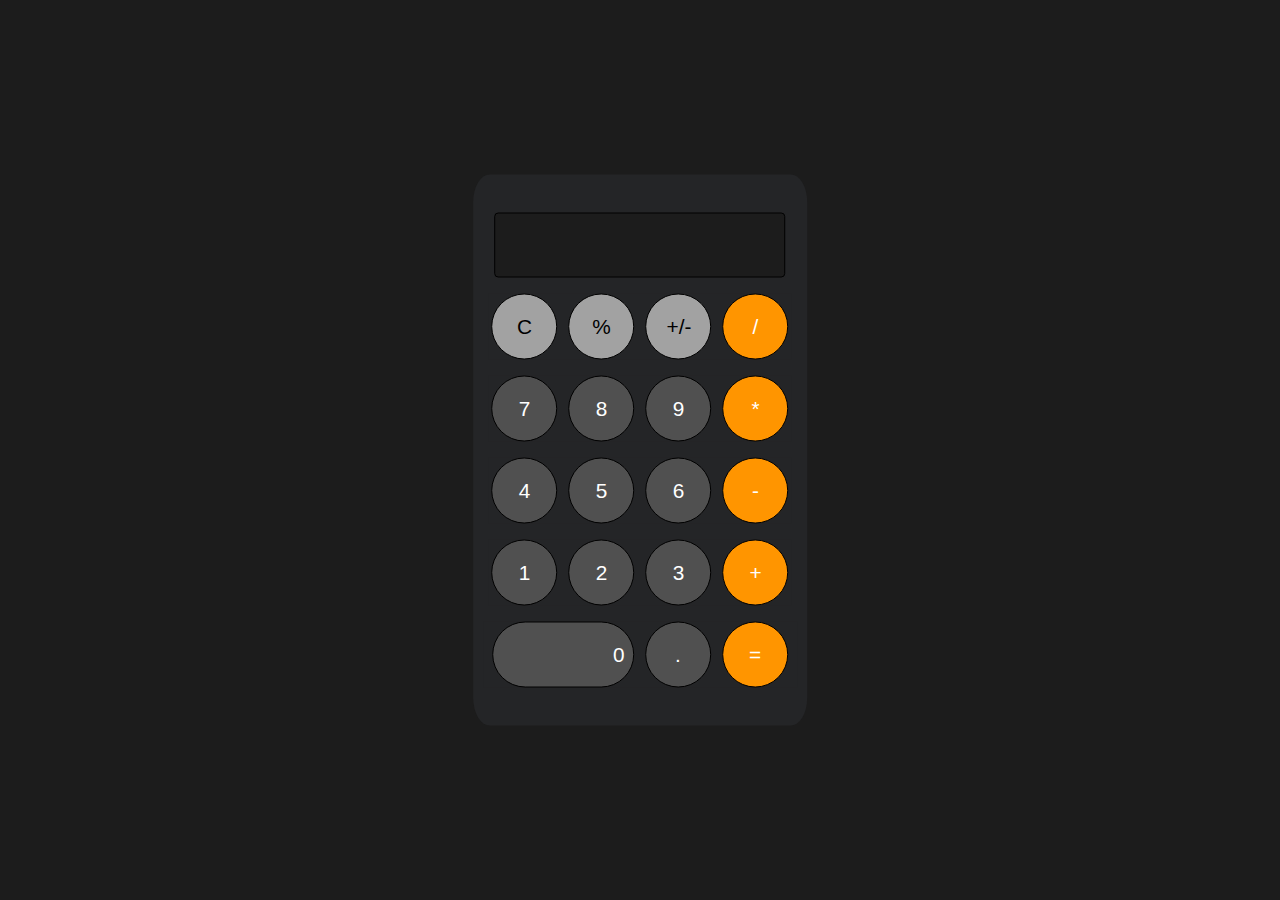
<file: calculator/index.html>
<!DOCTYPE html>
<html>

<head>
    <meta charset="utf-8">
    <meta name="viewport" content="width=device-width">
    <title>Calculator</title>
    <link href="style.css" rel="stylesheet" type="text/css" />
</head>

<body>
    <div class="container">
        <div class="row">
            <input class="input" type="text" />
        </div>
        <div class="row">
            <button class="button" id="function">C</button>
            <button class="button" id="function">%</button>
            <button class="button" id="function">+/-</button>
            <button class="button" id="operator">/</button>
        </div>
        <div class="row">
            <button class="button" id="digit">7</button>
            <button class="button" id="digit">8</button>
            <button class="button" id="digit">9</button>
            <button class="button" id="operator">*</button>
        </div>
        <div class="row">
            <button class="button" id="digit">4</button>
            <button class="button" id="digit">5</button>
            <button class="button" id="digit">6</button>
            <button class="button" id="operator">-</button>
        </div>
        <div class="row">
            <button class="button" id="digit">1</button>
            <button class="button" id="digit">2</button>
            <button class="button" id="digit">3</button>
            <button class="button" id="operator">+</button>
        </div>
        <div class="row">
            <button class="button" id="digit">0</button>
            <button class="button" id="digit">.</button>
            <button class="button" id="operator">=</button>
        </div>
    </div>
    <script src="script.js"></script>
</body>

</html>
</file>
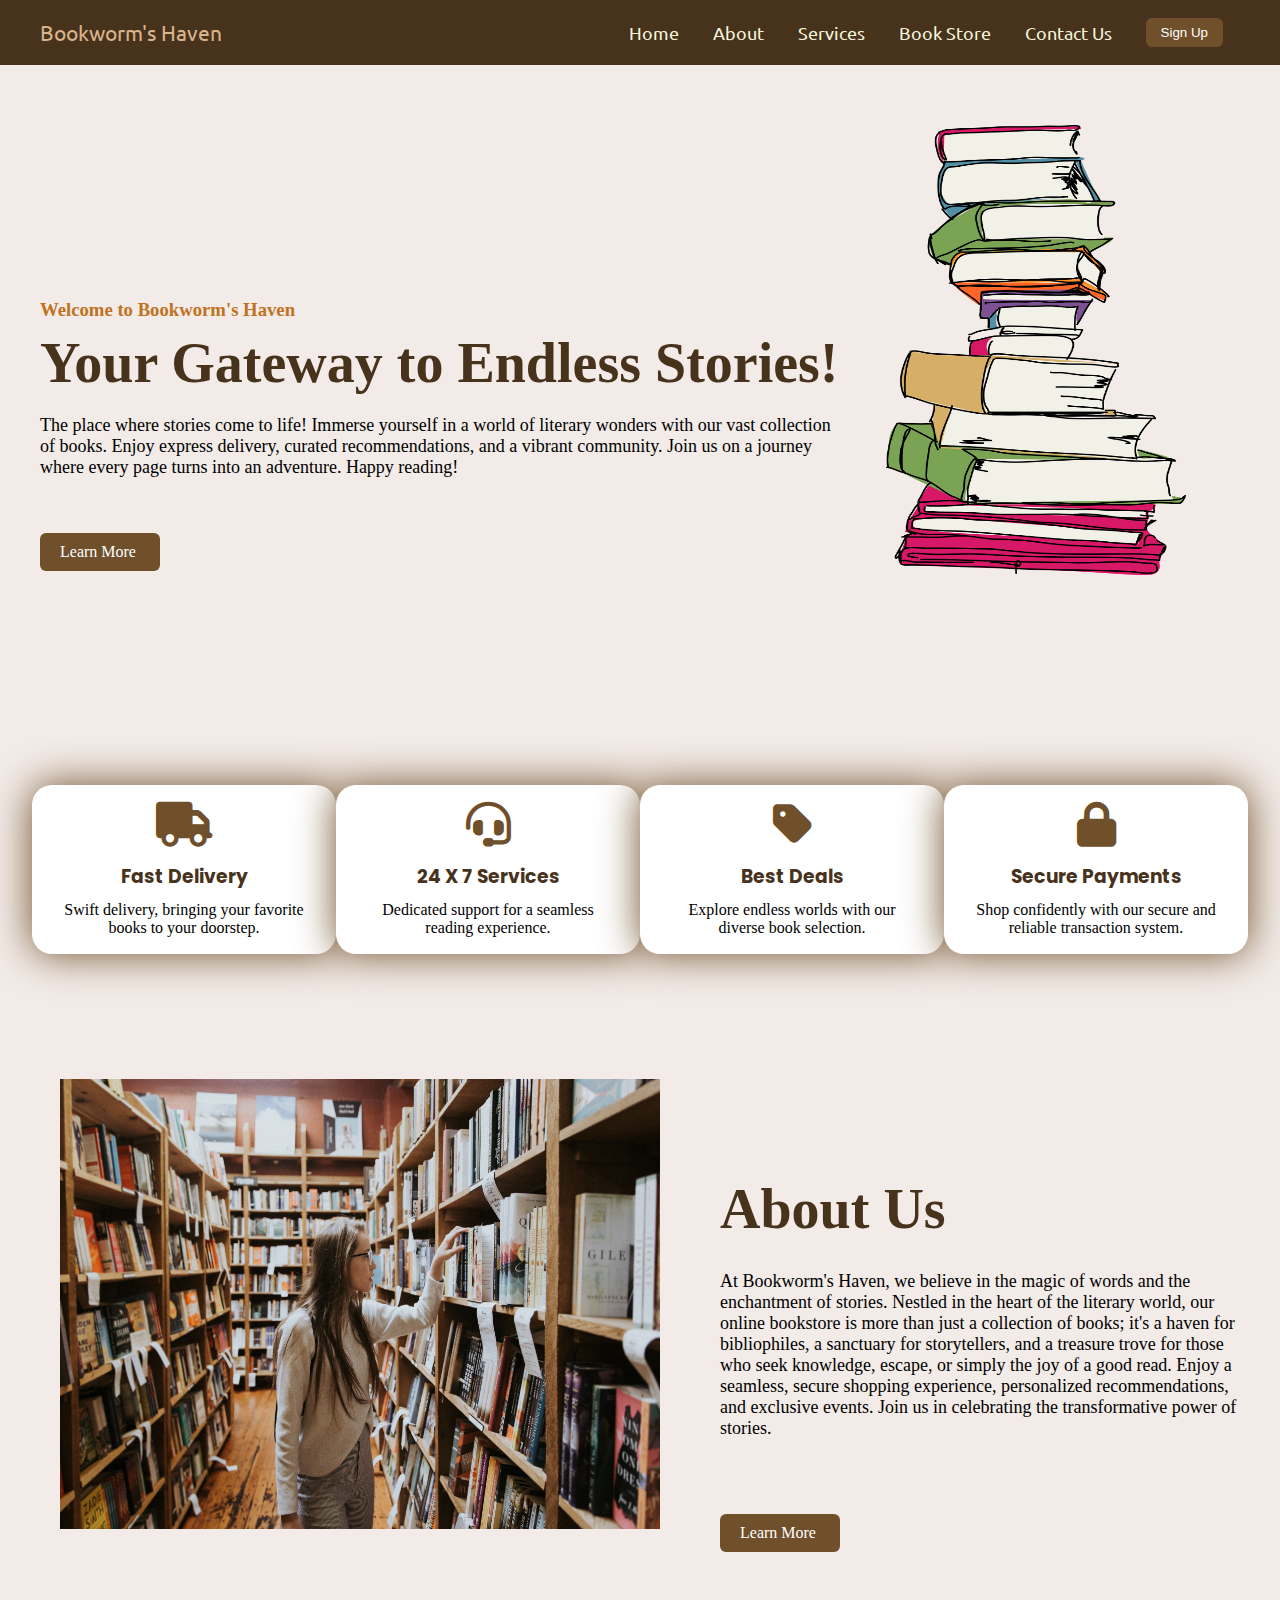
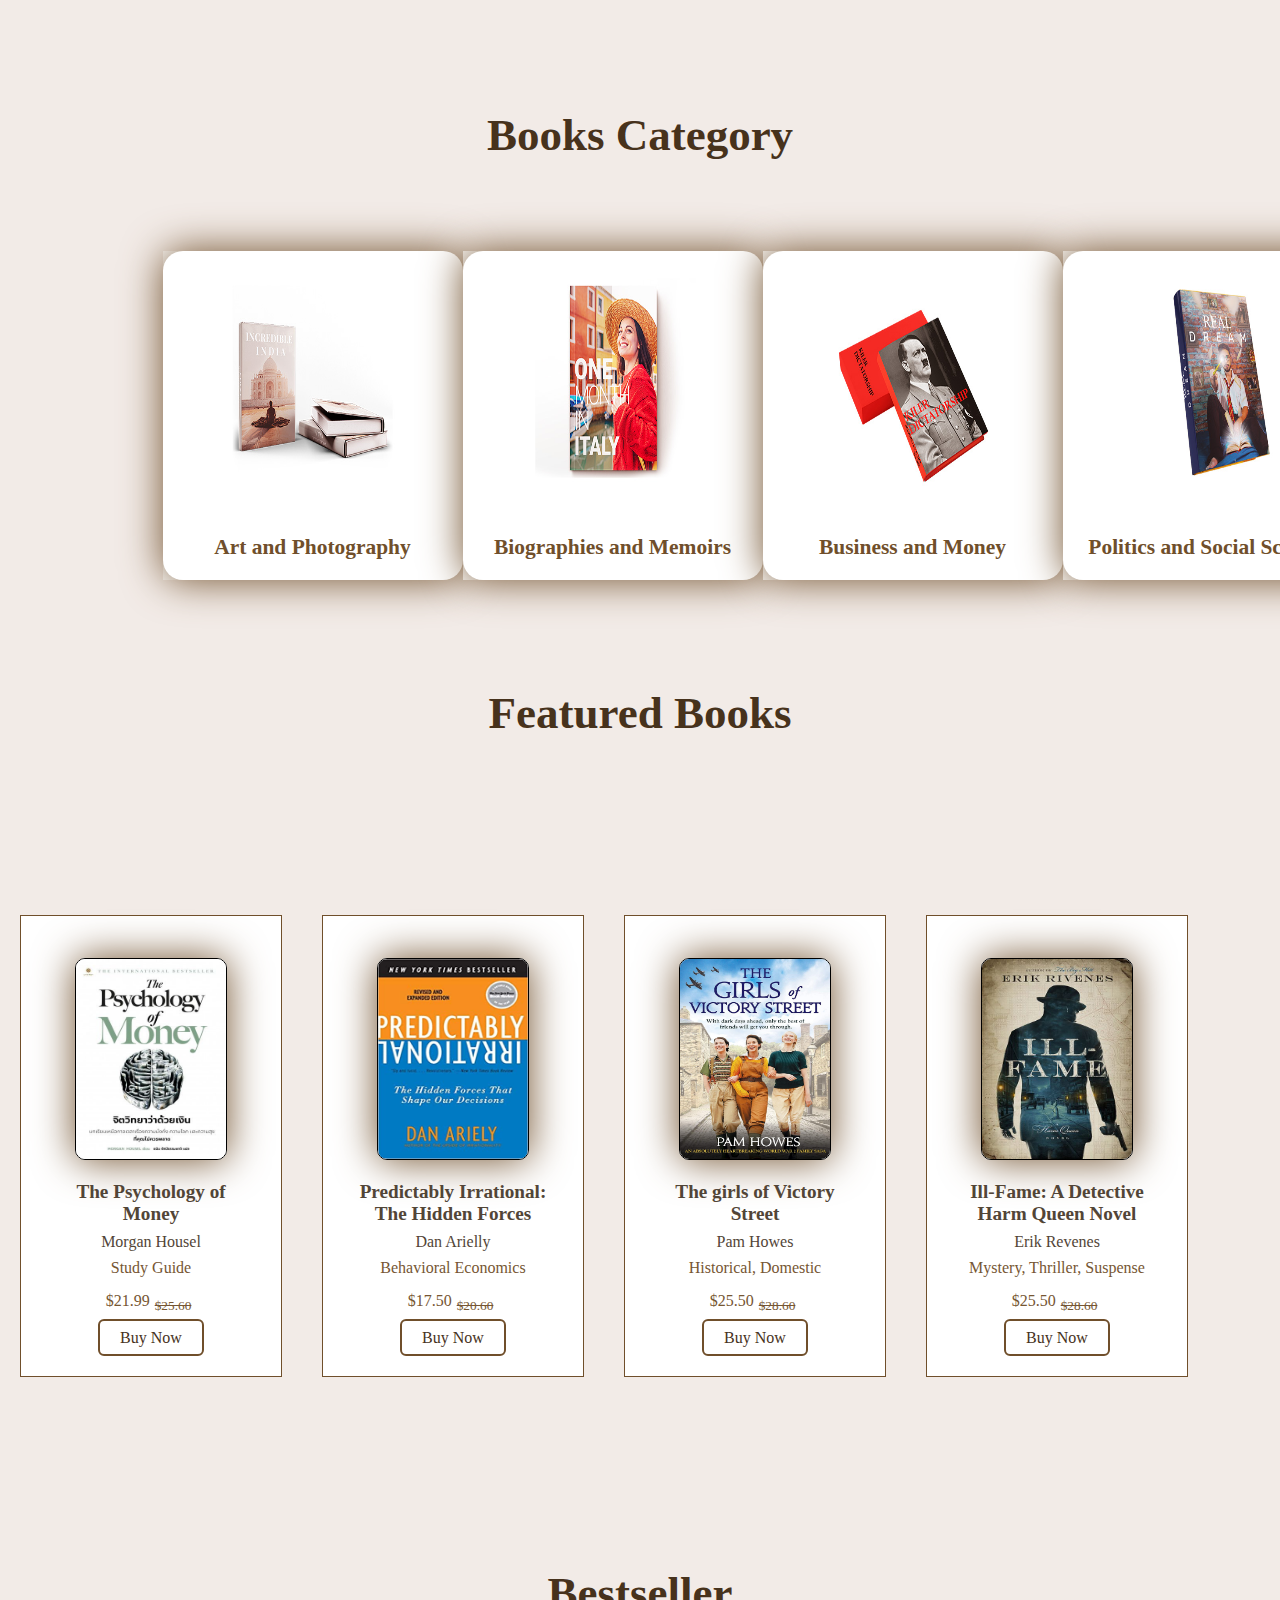
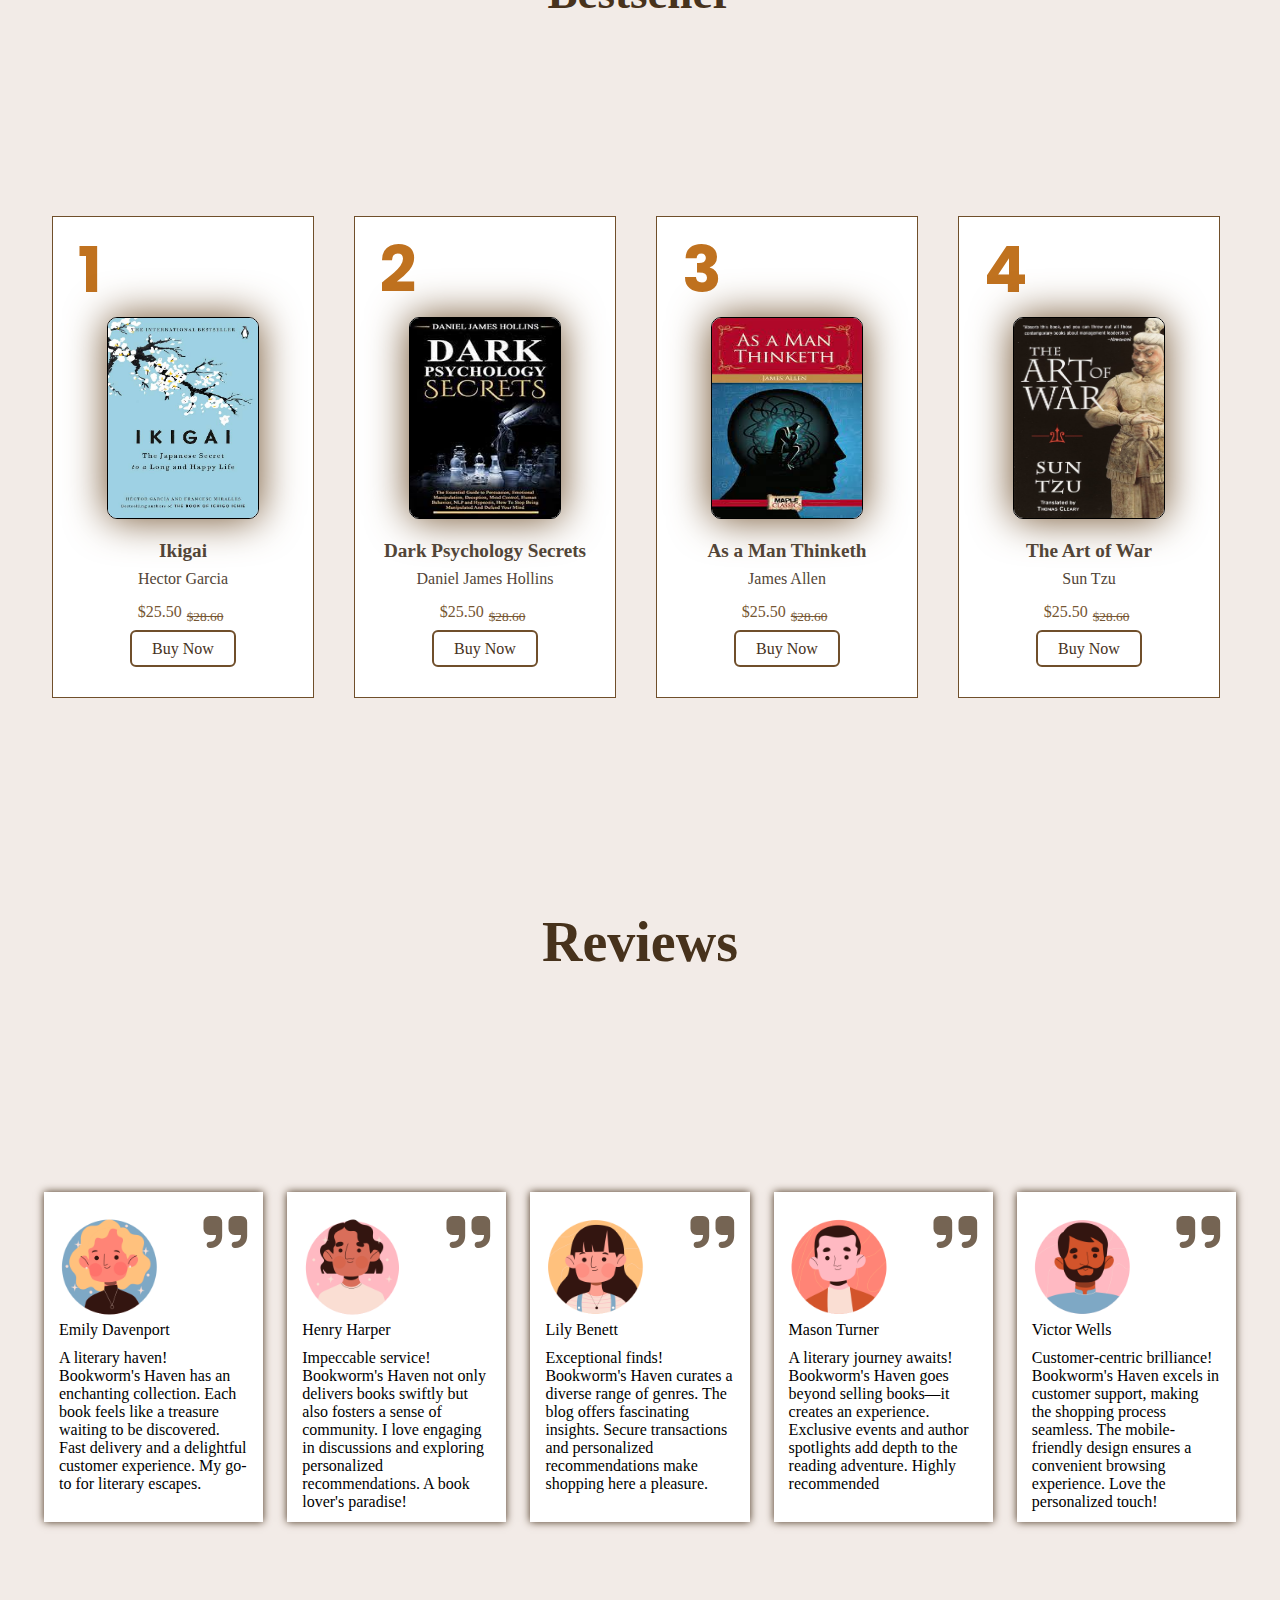
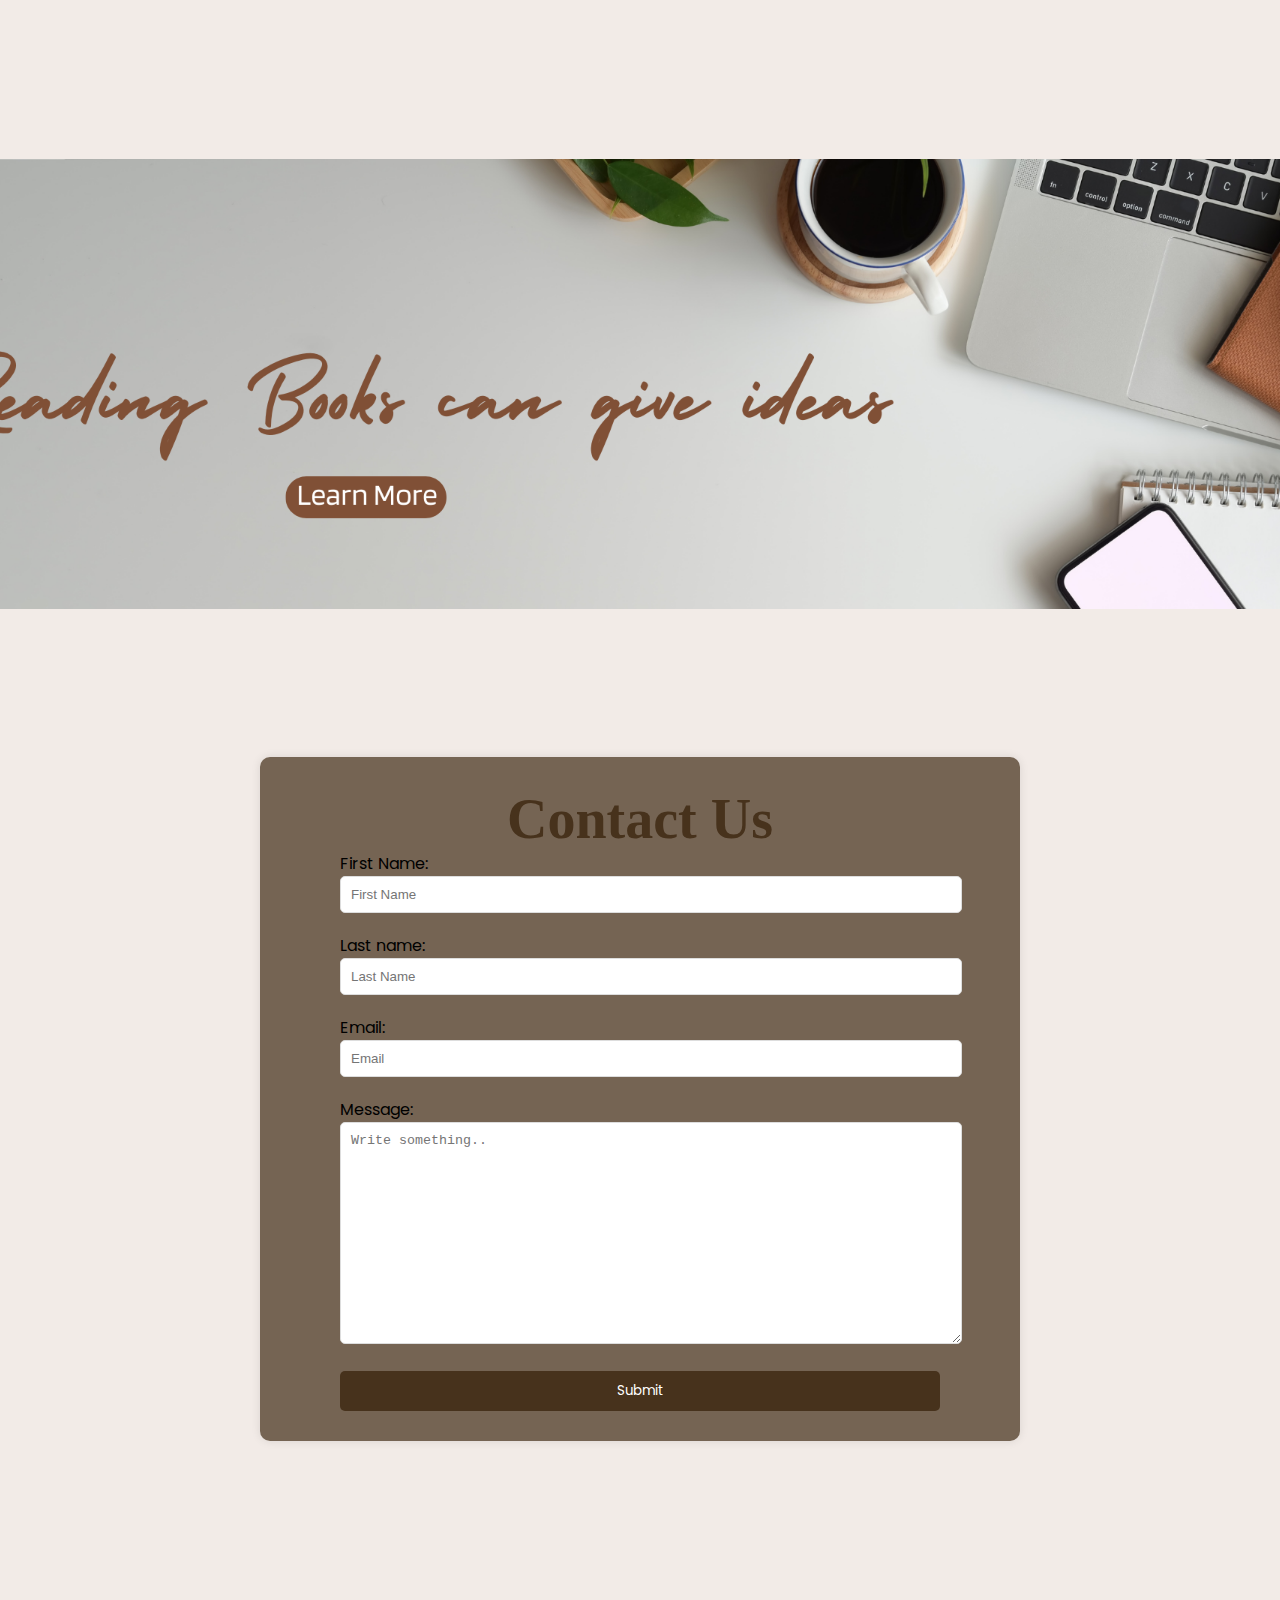
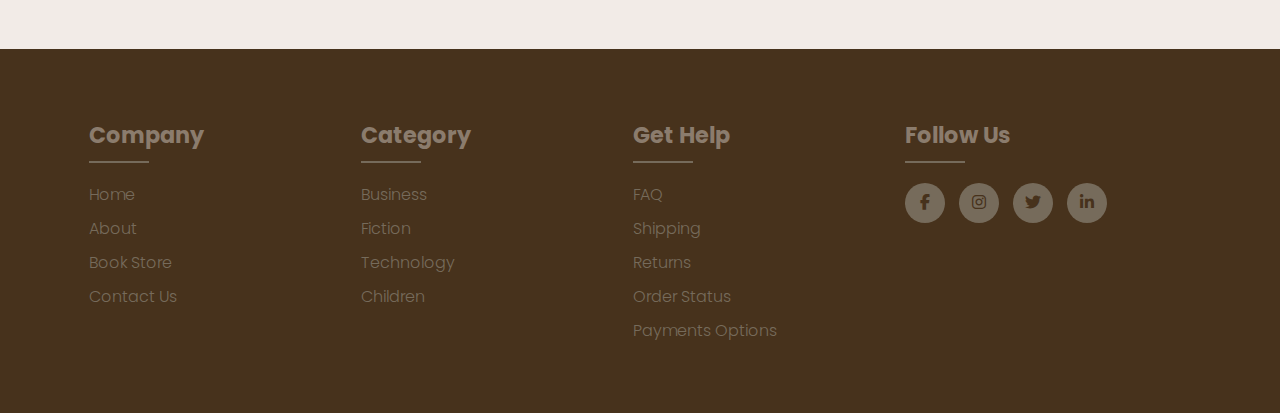
<file: landing page/index.html>
<!DOCTYPE html>
<html lang="en">

<head>
    <meta charset="UTF-8">
    <meta name="viewport" content="width=device-width, initial-scale=1.0">
    <link rel="stylesheet" href="style.css">
    <link rel="stylesheet" href="util.css">
    <link rel="stylesheet" href="https://cdnjs.cloudflare.com/ajax/libs/font-awesome/6.4.2/css/all.min.css">
    <title>Bookworm's Haven</title>
</head>

<body>
    <div class="container mx-auto">

        <!-- Navbar -->

        <header>
            <nav class="navbar-color flex justify-between">
                <div class="logo flex items-center">Bookworm's Haven</div>
                <ul class="navbar flex items-center">
                    <li><a href="#Home">Home</a></li>
                    <li><a href="#about-us">About</a></li>
                    <li><a href="#services">Services</a></li>
                    <li><a href="#book-store">Book Store</a></li>
                    <li><a href="#contact-us">Contact Us</a></li>
                    <li><button class="btn">Sign Up</button></li>
                </ul>

            </nav>
        </header>

        <main class="min-h-screen">

            <!-- Home -->

            <section class="home-page" id="Home">
                <div class="flex">
                    <div class="topleft flex flex-col justify-center p-padding">
                        <h3 class="p-color">Welcome to Bookworm's Haven</h3>
                        <h2 class="p-margin px-color p-fontsize">Your Gateway to Endless Stories!</h2>
                        <p class="px-font">The place where stories come to life! Immerse yourself in a world of
                            literary wonders with our vast collection of books. Enjoy express delivery, curated
                            recommendations, and a vibrant community. Join us on a journey where every page turns into
                            an adventure. Happy reading!</p>
                        <a class="main-btn">Learn More</a>
                    </div>
                    <div class="topright">
                        <img src="images/books.png" alt="Book image">
                    </div>
                </div>
            </section>

            <!-- Services -->

            <section class="services" id="services">
                <div class="services-box">
                    <div class="services-card">
                        <i class="fa-solid fa-truck"></i>
                        <h3>Fast Delivery</h3>
                        <p>Swift delivery, bringing your favorite books to your doorstep.</p>
                    </div>
                    <div class="services-card">
                        <i class="fa-solid fa-headset"></i>
                        <h3>24 X 7 Services</h3>
                        <p>Dedicated support for a seamless reading experience.</p>
                    </div>
                    <div class="services-card">
                        <i class="fa-solid fa-tag"></i>
                        <h3>Best Deals</h3>
                        <p>Explore endless worlds with our diverse book selection.</p>
                    </div>
                    <div class="services-card">
                        <i class="fa-solid fa-lock"></i>
                        <h3>Secure Payments</h3>
                        <p>Shop confidently with our secure and reliable transaction system.</p>
                    </div>
                </div>
            </section>

            <!-- About -->

            <section class="about" id="about-us">
                <div class="flex">
                    <div class="bottom-left">
                        <img src="images/about.jpg" alt="Book image">
                    </div>
                    <div class="bottom-right flex flex-col justify-center a-padding">
                        <h3 class="p-margin px-color p-fontsize">About Us</h3>
                        <p class="a-margin px-font">
                            At Bookworm's Haven, we believe in the magic of words and the enchantment of
                            stories. Nestled in the heart of the literary world, our online bookstore is more than just
                            a collection of books; it's a haven for bibliophiles, a sanctuary for storytellers, and a
                            treasure trove for those who seek knowledge, escape, or simply the joy of a good read.
                            Enjoy a seamless, secure shopping experience, personalized
                            recommendations, and exclusive events. Join us in celebrating the transformative power of
                            stories.
                        </p>
                        <a class="main-btn">Learn More</a>
                    </div>
                </div>
            </section>

            <!-- Category -->

            <section>
                <div class="category">
                    <h3 class="px-color p-fontsize">Books Category</h3>
                    <div class="items">
                        <div class="category-card ">
                            <div class="category-card-img">
                                <img src="images/category1.jpg" alt="Book image">
                                <div class="category-content">
                                    <h6>Art and Photography</h6>
                                </div>
                            </div>
                        </div>
                        <div class="category-card">
                            <div class="category-card-img">
                                <img src="images/category2.jpg" alt="Book image">
                                <div class="category-content">
                                    <h6>Biographies and Memoirs</h6>
                                </div>
                            </div>
                        </div>
                        <div class="category-card">
                            <div class="category-card-img">
                                <img src="images/category3.jpg" alt="Book image">
                                <div class="category-content">
                                    <h6>Business and Money</h6>
                                </div>
                            </div>
                        </div>
                        <div class="category-card">
                            <div class="category-card-img">
                                <img src="images/category4.jpg" alt="Book image">
                                <div class="category-content">
                                    <h6>Politics and Social Sciences</h6>
                                </div>
                            </div>
                        </div>
                    </div>
                </div>
            </section>

            <!-- Featured Book -->

            <section id="book-store">
                <div class="featured-books">
                    <h3 class="px-color p-fontsize">Featured Books</h3>
                    <div class="featured-box">
                        <div class="featured-book-card">
                            <div class="featured-book-img">
                                <img src="images/book1.jpg" alt="Book image">
                                <div class="featured-content">
                                    <h6>The Psychology of Money</h6>
                                    <p class="writer">Morgan Housel</p>
                                    <div class="categories">Study Guide</div>
                                    <p class="book-price">$21.99<sub><del>$25.60</del></sub></p>
                                    <a class="button">Buy Now</a>
                                </div>
                            </div>
                        </div>
                        <div class="featured-book-card">
                            <div class="featured-book-img">
                                <img src="images/book2.jpg" alt="Book image">
                                <div class="featured-content">
                                    <h6>Predictably Irrational: The Hidden Forces</h6>
                                    <p class="writer">Dan Arielly</p>
                                    <div class="categories">Behavioral Economics</div>
                                    <p class="book-price">$17.50<sub><del>$20.60</del></sub></p>
                                    <a class="button">Buy Now</a>
                                </div>
                            </div>
                        </div>
                        <div class="featured-book-card">
                            <div class="featured-book-img">
                                <img src="images/book3.jpg" alt="Book image">
                                <div class="featured-content">
                                    <h6>The girls of Victory Street</h6>
                                    <p class="writer">Pam Howes</p>
                                    <div class="categories">Historical, Domestic</div>
                                    <p class="book-price">$25.50<sub><del>$28.60</del></sub></p>
                                    <a class="button">Buy Now</a>
                                </div>
                            </div>
                        </div>
                        <div class="featured-book-card">
                            <div class="featured-book-img">
                                <img src="images/book4.jpg" alt="Book image">
                                <div class="featured-content">
                                    <h6>Ill-Fame: A Detective Harm Queen Novel</h6>
                                    <p class="writer">Erik Revenes</p>
                                    <div class="categories">Mystery, Thriller, Suspense</div>
                                    <p class="book-price">$25.50<sub><del>$28.60</del></sub></p>
                                    <a class="button">Buy Now</a>
                                </div>
                            </div>
                        </div>
                        <div class="featured-book-card">
                            <div class="featured-book-img">
                                <img src="images/book5.jpg" alt="Book image">
                                <div class="featured-content">
                                    <h6>The Curious Locket</h6>
                                    <p class="writer">Leanore Traugot</p>
                                    <div class="categories">Gothic, Horror</div>
                                    <p class="book-price">$25.50<sub><del>$28.60</del></sub></p>
                                    <a class="button">Buy Now</a>
                                </div>
                            </div>
                        </div>
                        <div class="featured-book-card">
                            <div class="featured-book-img">
                                <img src="images/book6.jpeg" alt="Book image">
                                <div class="featured-content">
                                    <h6>Behind Hidden Doors</h6>
                                    <p class="writer">Gareth Bowery</p>
                                    <div class="categories">Thriller, Horror, Romance</div>
                                    <p class="book-price">$25.50<sub><del>$28.60</del></sub></p>
                                    <a class="button">Buy Now</a>
                                </div>
                            </div>
                        </div>
                    </div>
                </div>
            </section>

            <!-- Bestseller -->

            <section>
                <div class="bestseller">
                    <h3 class="px-color p-fontsize text-center">Bestseller</h2>
                        <div class="bestseller-box">
                            <div class="bestseller-card">
                                <h2 class="px-fontstyle">1</h2>
                                <div class="bestseller-img">
                                    <img src="images/best1.jpg" alt="Book image">
                                    <div class="bestseller-content">
                                        <h6>Ikigai</h6>
                                        <p class="writer">Hector Garcia</p>
                                        <p class="book-price">$25.50<sub><del>$28.60</del></sub></p>
                                        <a class="b-btn">Buy Now</a>
                                    </div>
                                </div>
                            </div>
                            <div class="bestseller-card">
                                <h1 class="px-fontstyle">2</h2>
                                    <div class="bestseller-img">
                                        <img src="images/best2.jpeg" alt="Book image">
                                        <div class="bestseller-content">
                                            <h6>Dark Psychology Secrets</h6>
                                            <p class="writer">Daniel James Hollins</p>
                                            <p class="book-price">$25.50<sub><del>$28.60</del></sub></p>
                                            <a class="b-btn">Buy Now</a>
                                        </div>
                                    </div>
                            </div>
                            <div class="bestseller-card">
                                <h1 class="px-fontstyle">3</h2>
                                    <div class="bestseller-img">
                                        <img src="images/best3.jpeg" alt="Book image">
                                        <div class="bestseller-content">
                                            <h6>As a Man Thinketh</h6>
                                            <p class="writer">James Allen</p>
                                            <p class="book-price">$25.50<sub><del>$28.60</del></sub></p>
                                            <a class="b-btn">Buy Now</a>
                                        </div>
                                    </div>
                            </div>
                            <div class="bestseller-card">
                                <h1 class="px-fontstyle">4</h2>
                                    <div class="bestseller-img">
                                        <img src="images/best4.jpg" alt="Book image">
                                        <div class="bestseller-content">
                                            <h6>The Art of War</h6>
                                            <p class="writer">Sun Tzu</p>
                                            <p class="book-price">$25.50<sub><del>$28.60</del></sub></p>
                                            <a class="b-btn">Buy Now</a>
                                        </div>
                                    </div>
                            </div>
                            <div class="bestseller-card">
                                <h1 class="px-fontstyle">5</h2>
                                    <div class="bestseller-img">
                                        <img src="images/best5.jpg" alt="Book image">
                                        <div class="bestseller-content">
                                            <h6>Think Like A Monk</h6>
                                            <p class="writer">Jay Shetty</p>
                                            <p class="book-price">$25.50<sub><del>$28.60</del></sub></p>
                                            <a class="b-btn">Buy Now</a>
                                        </div>
                                    </div>
                            </div>
                            <div class="bestseller-card">
                                <h1 class="px-fontstyle">6</h2>
                                    <div class="bestseller-img">
                                        <img src="images/best6.jpg" alt="Book image">
                                        <div class="bestseller-content">
                                            <h6>Atomic Habits</h6>
                                            <p class="writer">James Clear</p>
                                            <p class="book-price">$25.50<sub><del>$28.60</del></sub></p>
                                            <a class="b-btn">Buy Now</a>
                                        </div>
                                    </div>
                            </div>
                            <div class="bestseller-card">
                                <h1 class="px-fontstyle">7</h2>
                                    <div class="bestseller-img">
                                        <img src="images/best7.jpg" alt="Book image">
                                        <div class="bestseller-content">
                                            <h6>Do Epic Shit</h6>
                                            <p class="writer">Ankur Warikoo</p>
                                            <p class="book-price">$25.50<sub><del>$28.60</del></sub></p>
                                            <a class="b-btn">Buy Now</a>
                                        </div>
                                    </div>
                            </div>
                            <div class="bestseller-card">
                                <h1 class="px-fontstyle">8</h2>
                                    <div class="bestseller-img">
                                        <img src="images/best8.jpg" alt="Book image">
                                        <div class="bestseller-content">
                                            <h6>The Subtle Art of Not Giving a F*ck</h6>
                                            <p class="writer">Mark Manson</p>
                                            <p class="book-price">$25.50<sub><del>$28.60</del></sub></p>
                                            <a class="b-btn">Buy Now</a>
                                        </div>
                                    </div>
                            </div>
                            <div class="bestseller-card">
                                <h1 class="px-fontstyle">9</h2>
                                    <div class="bestseller-img">
                                        <img src="images/best9.jpg" alt="Book image">
                                        <div class="bestseller-content">
                                            <h6>The Great Gatsby</h6>
                                            <p class="writer">F. Scott Fitzgerald</p>
                                            <p class="book-price">$25.50<sub><del>$28.60</del></sub></p>
                                            <a class="b-btn">Buy Now</a>
                                        </div>
                                    </div>
                            </div>
                            <div class="bestseller-card">
                                <h1 class="px-fontstyle">10</h2>
                                    <div class="bestseller-img">
                                        <img src="images/best10.jpg" alt="Book image">
                                        <div class="bestseller-content">
                                            <h6>The Girl on the Train</h6>
                                            <p class="writer">Paul Hawkins</p>
                                            <p class="book-price">$25.50<sub><del>$28.60</del></sub></p>
                                            <a class="b-btn">Buy Now</a>
                                        </div>
                                    </div>
                            </div>
                        </div>
                </div>
            </section>

            <!-- Reviews -->

            <section>
                <div class="reviews">
                    <h1 class="px-color p-fontsize text-center ">Reviews</h1>
                    <div class="reviews-box">
                        <div class="reviews-card">
                            <i class="fa-solid fa-quote-right"></i>
                            <div class="top-card">
                                <img src="images/review1.png" alt="Reviews">
                            </div>
                            <div class="bottom-card">
                                <span class="reviewer">Emily Davenport</span>
                                <p class="px-margin">A literary haven! Bookworm's Haven has an enchanting
                                    collection. Each book feels like a treasure waiting to be discovered. Fast delivery
                                    and a delightful customer experience. My go-to for literary escapes.
                                </p>
                            </div>
                        </div>
                        <div class="reviews-card">
                            <i class="fa-solid fa-quote-right"></i>
                            <div class="top-card">
                                <img src="images/review2.png" alt="Reviews">
                            </div>
                            <div class="bottom-card">
                                <span class="reviewer">Henry Harper</span>
                                <p class="px-margin">Impeccable service! Bookworm's Haven not only delivers books
                                    swiftly but also fosters a sense of community. I love engaging in discussions and
                                    exploring personalized recommendations. A book lover's paradise!
                                </p>
                            </div>
                        </div>
                        <div class="reviews-card">
                            <i class="fa-solid fa-quote-right"></i>
                            <div class="top-card">
                                <img src="images/review3.png" alt="Reviews">
                            </div>
                            <div class="bottom-card">
                                <span class="reviewer">Lily Benett</span>
                                <p class="px-margin">Exceptional finds! Bookworm's Haven curates a diverse range of
                                    genres. The blog offers fascinating insights. Secure transactions and personalized
                                    recommendations make shopping here a pleasure.
                                </p>
                            </div>
                        </div>
                        <div class="reviews-card">
                            <i class="fa-solid fa-quote-right"></i>
                            <div class="top-card">
                                <img src="images/review4.png" alt="Reviews">
                            </div>
                            <div class="bottom-card">
                                <span class="reviewer">Mason Turner</span>
                                <p class="px-margin">A literary journey awaits! Bookworm's Haven goes beyond
                                    selling books—it creates an experience. Exclusive events and author spotlights add
                                    depth to the reading adventure. Highly recommended
                                </p>
                            </div>
                        </div>
                        <div class="reviews-card">
                            <i class="fa-solid fa-quote-right"></i>
                            <div class="top-card">
                                <img src="images/review5.png" alt="Reviews">
                            </div>
                            <div class="bottom-card">
                                <span class="reviewer">Victor Wells</span>
                                <p class="px-margin">Customer-centric brilliance! Bookworm's Haven excels in
                                    customer support, making the shopping process seamless. The mobile-friendly design
                                    ensures a convenient browsing experience. Love the personalized touch!
                                </p>
                            </div>
                        </div>
                    </div>
                </div>
            </section>

            <!-- Banner -->

            <div class="banner"></div>

            <!-- Contact Us -->
            <section class="contact" id="contact-us">
                <div class="contact-form">
                    <h1 class="px-color p-fontsize text-center ">Contact Us</h1>
                    <form class="form-font contact-container">

                        <label for="fname">First Name:</label>
                        <input type="text" id="fname" name="name" placeholder="First Name" required>

                        <label for="lname">Last name:</label>
                        <input type="text" id="lname" name="name" placeholder="Last Name" required>

                        <label for="email">Email:</label>
                        <input type="email" id="email" name="email" placeholder="Email" required>

                        <label for="subject">Message:</label>
                        <textarea id="subject" name="subject" placeholder="Write something.."
                            style="height:200px"></textarea>

                        <button type="submit">Submit</button>

                    </form>
                </div>
            </section>
        </main>

        <!-- Footer -->

        <footer class="footer">
            <div class="footer-container">
                <div class="row">
                    <div class="footer-col">
                        <h4>Company</h4>
                        <ul>
                            <li><a href="#home">Home</a></li>
                            <li><a href="#about-us">About</a></li>
                            <li><a href="#book-store">Book Store</a></li>
                            <li><a href="#contact-us">Contact Us</a></li>
                        </ul>
                    </div>

                    <div class="footer-col">
                        <h4>Category</h4>
                        <ul>
                            <li><a href="#">Business</a></li>
                            <li><a href="#">Fiction</a></li>
                            <li><a href="#">Technology</a></li>
                            <li><a href="#">Children</a></li>
                        </ul>

                    </div>

                    <div class="footer-col">
                        <h4>Get Help</h4>
                        <ul>
                            <li><a href="#">FAQ</a></li>
                            <li><a href="#">Shipping</a></li>
                            <li><a href="#">Returns</a></li>
                            <li><a href="#">Order Status</a></li>
                            <li><a href="#">Payments Options</a></li>
                        </ul>
                    </div>

                    <div class="footer-col">
                        <h4>Follow Us</h4>
                        <div class="social-links">
                            <a href="#"><i class="fa-brands fa-facebook-f"></i></a>
                            <a href="#"><i class="fa-brands fa-instagram"></i></a>
                            <a href="#"><i class="fa-brands fa-twitter"></i></a>
                            <a href="#"><i class="fa-brands fa-linkedin-in"></i></a>
                        </div>
                    </div>
                </div>
            </div>

        </footer>
    </div>
</body>

</html>
</file>
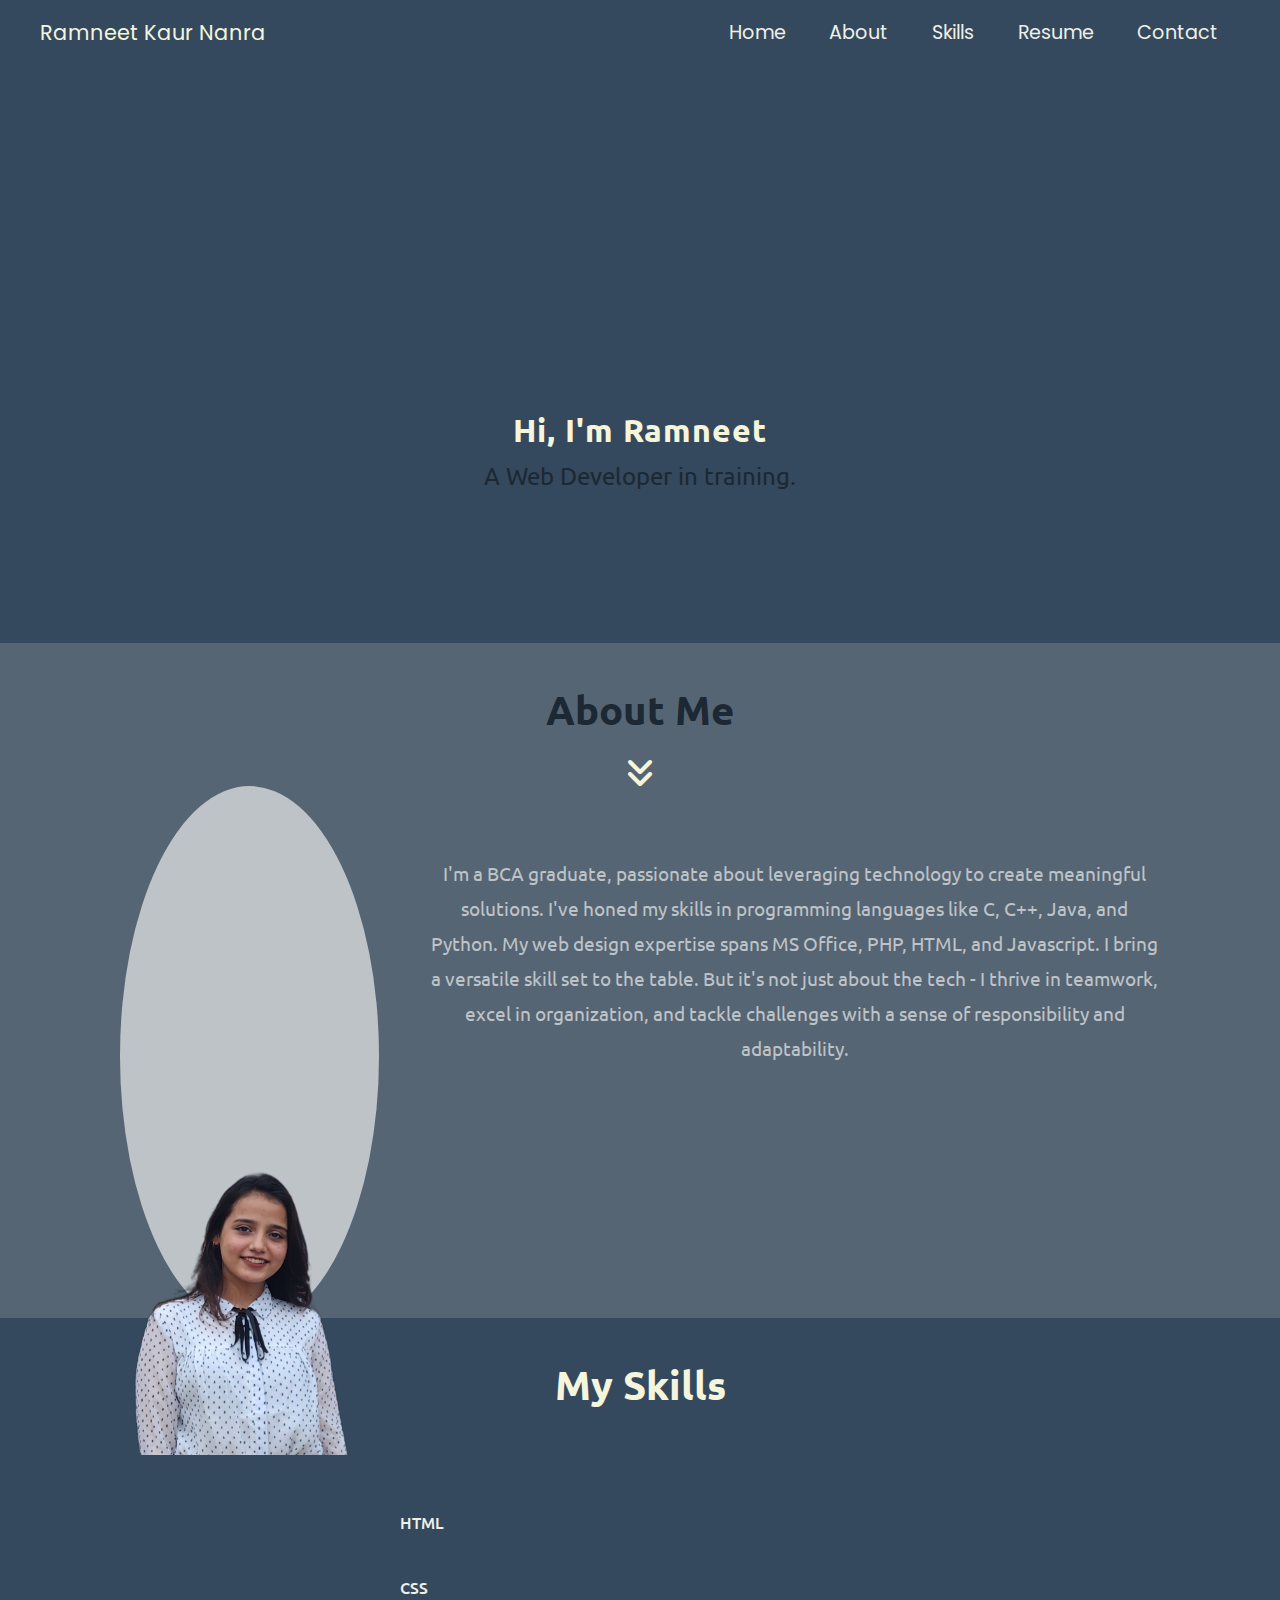
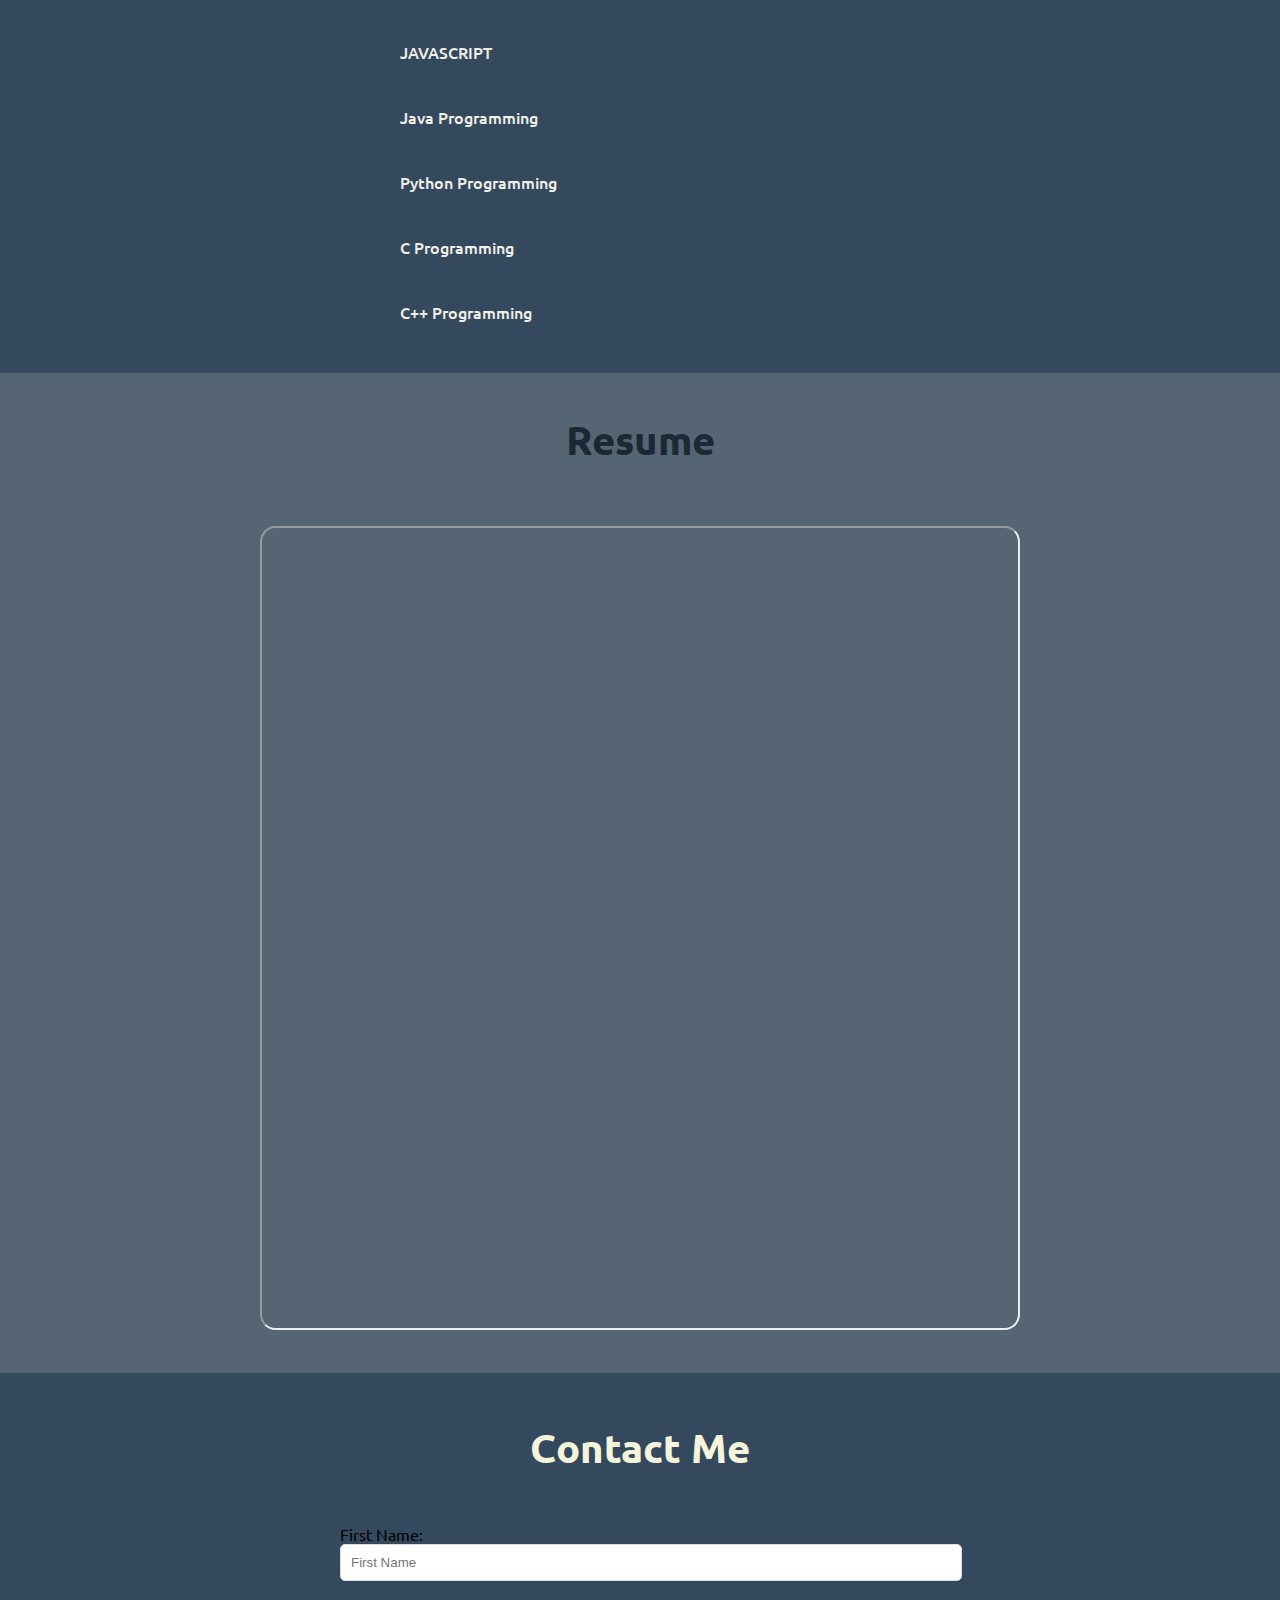
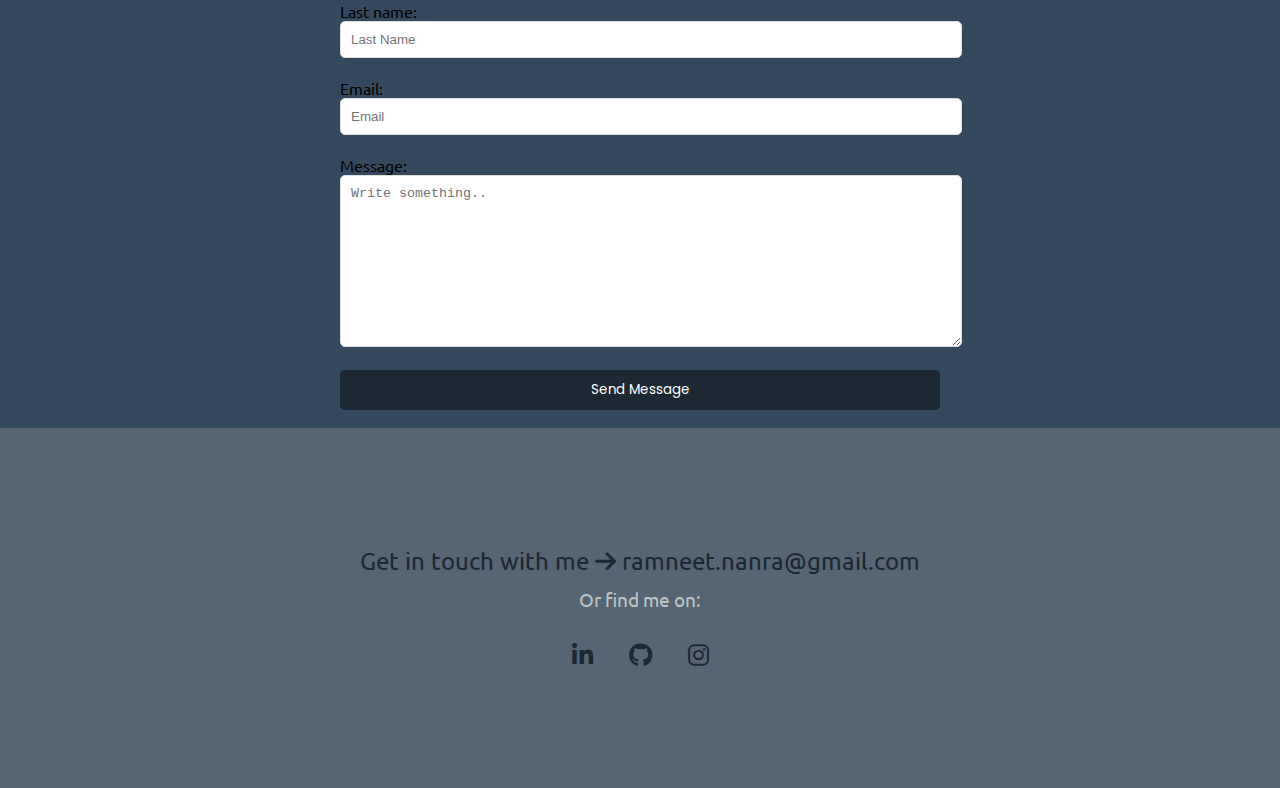
<file: portfolio/index.html>
<!DOCTYPE html>
<html lang="en">

<head>
    <meta charset="UTF-8">
    <meta name="viewport" content="width=device-width, initial-scale=1.0">
    <title>Portfolio</title>
    <link rel="stylesheet" href="style.css">
    <link rel="stylesheet" href="utils.css">
    <link rel="stylesheet" href="https://cdnjs.cloudflare.com/ajax/libs/font-awesome/6.4.2/css/all.min.css">
</head>

<body>
    <div class="container mx-auto">

        <!-- Header -->

        <header>
            <nav class="flex justify-between">
                <div class="flex logo items-center">Ramneet Kaur Nanra</div>
                <ul class="flex navbar items-center">
                    <li><a href="#home-page">Home</a></li>
                    <li><a href="#about">About</a></li>
                    <li><a href="#my-skills">Skills</a></li>
                    <li><a href="#resumee">Resume</a></li>
                    <li><a href="#contact-me">Contact</a></li>
                </ul>
            </nav>
        </header>

        <main class="min-h-screen">

            <!-- Home -->

            <section id="home-page">
                <div class="home-content">
                    <div class="name">
                        <h1 class="px-margin hx-font-size">Hi, I'm Ramneet</h1>
                        <p class="px-fontsize">A Web Developer in training.</p>
                    </div>
                    <div class="angle-down-icon">
                        <a href="#about"><i class="fa-solid fa-angles-down"></i></a>
                    </div>
                </div>
            </section>

            <!-- About -->

            <section id="about">
                <div class="about-content">
                <h3>About Me</h3>
                    <div class="about-box flex">
                        <div class="about-left flex flex-col justify-center p-padding">
                            <img src="photo.png" alt="My photo">
                        </div>
                        <div class="about-right">
                            <p>I'm a BCA graduate, passionate about leveraging technology to create meaningful solutions.
                                I've honed my skills in programming languages like C, C++, Java, and Python. My web design 
                                expertise spans MS Office, PHP, HTML, and Javascript. I bring a versatile skill set to the 
                                table. But it's not just about the tech - I thrive in teamwork, excel in organization, and
                                tackle challenges with a sense of responsibility and adaptability.
                            </p>
                        </div>
                        
                    </div>
                </div>
            </section>

            <!-- skills -->

            <section id="my-skills">
                <div class="skills">
                    <h3>My Skills</h3>
                    <div class="skills-bar">
                        <div class="bar">
                            <div class="info">
                                <span>HTML</span>
                            </div>
                            <div class="progress-line"><span class="html"></span></div>
                        </div>
                        <div class="bar">
                            <div class="info">
                                <span>CSS</span>
                            </div>
                            <div class="progress-line"><span class="css"></span></div>
                            <div class="bar">
                                <div class="info">
                                    <span>JAVASCRIPT</span>
                                </div>
                                <div class="progress-line"><span class="javascript"></span></div>
                                <div class="bar">
                                    <div class="info">
                                        <span>Java Programming</span>
                                    </div>
                                    <div class="progress-line"><span class="java"></span></div>
                                    <div class="bar">
                                        <div class="bar">
                                            <div class="info">
                                                <span>Python Programming</span>
                                            </div>
                                            <div class="progress-line"><span class="python"></span></div>
                                        </div>
                                        <div class="info">
                                            <span>C Programming</span>
                                        </div>
                                        <div class="progress-line"><span class="c"></span></div>
                                        <div class="bar">
                                            <div class="info">
                                                <span>C++ Programming</span>
                                            </div>
                                            <div class="progress-line"><span class="cplus"></span></div>
                                        </div>
                                    </div>
                                </div>
                            </div>
                        </div>
                    </div>
                </div>
            </section>


            <!-- Resume -->

            <section id="resumee">
                <div class="resume">
                    <h3>Resume</h3>
                    <div class="my-resume">
                        <iframe src="https://drive.google.com/file/d/1Zt9IcW0-XvvjhzPxIeqZ4og4VpSlwwIb/preview" 
                        allow="autoplay"></iframe>
                    </div>
                    <!-- <p><a href="RESUME.pdf" target="_blank">Download</a></p> -->
                </div>
            </section>

            <!-- Contact -->

            <section class="contact" id="contact-me">
                <div class="contact-form items-center">
                    <h3>Contact Me</h3>
                    <form class="contact-container">
                  
                        <label for="fname">First Name:</label>
                        <input type="text" id="fname" name="name" placeholder="First Name" required>

                        <label for="lname">Last name:</label>
                        <input type="text" id="lname" name="name" placeholder="Last Name" required>

                        <label for="email">Email:</label>
                        <input type="email" id="email" name="email" placeholder="Email" required>

                        <label for="subject">Message:</label>
                        <textarea id="subject" name="subject" placeholder="Write something.." style="height:150px"></textarea>
                    
                        <button type="submit">Send Message</button>
                  
                    </form>
                </div>
            </section>
        </main>

        <!-- Footer -->

        <footer>
            <div class="footer-container">
                <p class="mail">Get in touch with me <i class="fa-solid fa-arrow-right"></i>
                    ramneet.nanra@gmail.com</p>
                <p class="links">Or find me on:</p>
                <br>
                <a href="https://www.linkedin.com/in/ramneet-kaur-nanra-450149220/" target="_blank">
                    <i class="fa-brands fa-linkedin-in"></i></a>
                <a href="https://github.com/ramneetnanra" target="_blank">
                    <i class="fa-brands fa-github"></i></a>
                <a href="https://www.instagram.com/ramneet_nanra/" target="_blank">
                    <i class="fa-brands fa-instagram"></i></a>
                    
            </div>

        </footer>
    </div>
</body>

</html>
</file>
<file: calculator/style.css>
@import url('https://fonts.googleapis.com/css2?family=Roboto:wght@300&family=Ubuntu:wght@300&display=swap');

:root {
    --digit-color: #505050;
    --operation-color: #FF9500;
    --background-color: #1C1C1C;
    --functinal-color: #a2a2a2;
}

* {
    margin: 0;
    padding: 0;
    box-sizing: border-box;
    background-color: #1C1C1C;
    text-align: center;
    align-items: center;
}

html,
body {
    height: 90vh;
    width: 80vh;
    font-family: 'Roboto', sans-serif;
}

.container {
    margin: auto;
    display: flex;
    flex-direction: column;
    position: absolute;
    left: 50%;
    top: 50%;
    transform: translate(-50%, -50%);
    font-size: 1.3rem;
    background-color: #242527;
    padding:30px 10px;
    border-radius: 5%;
}

.button {
    width: 66px;
    padding: 20px;
    margin: 0 3px;
    border: 1px solid black;
    border-radius: 100%;
    cursor: pointer;
    font-size: 1.3rem;
}

#function {
    background-color: var(--functinal-color);
}

#operator {
    background-color: var(--operation-color);
    color: white;
}

#digit{
    background-color: var(--digit-color);
    color: white;
}
.row {
    margin: 8px 0;
    background-color: #242527;
}

.row input {
    width: 291px;
    height: 65px;
    font-size: 25px;
    margin: 0;
    padding: 10px 0px;
    border: 0.5px solid black;
    border-radius: 4px;
    color: white;
}

.row:last-child > .button:first-child {
    display: start;
    justify-content: start;
    text-align: left;
    padding-left: 120px;
    width: 7%;
    max-width: 47%;
    border-radius: 100px 100px 100px 100px;
}
</file>
<file: landing page/style.css>
@import url('https://fonts.googleapis.com/css2?family=Poppins&family=Ubuntu:wght@500&display=swap');
* {
    margin: 0;
    padding: 0;
}

.container {
    max-width: 250vh;
    /* padding: 0 20px; */
}

nav{
    font-family: 'Ubuntu', sans-serif;
    box-shadow: 0 0 10px #704f2b;
    background-color: #47321c;
}

.navbar {
    display: flex;
    height: 65px;
    background-color: #47321c;
}

.navbar li {
    list-style: none;
    margin: 0 17px;
    background-color: #47321c;
    cursor: pointer;
}

.navbar li a{
    text-decoration: none;
    color: beige;
    font-size: 1.1em;
}

.navbar li:hover{
    border-bottom: 2px solid #9d6f3f;
    transition: all ease-in-out;
    color: #765633;
}

.logo{
    font-size: 1.3rem;
    color: #DAB48C;
}
.btn{
    padding: 7px 15px;
    border: 2px sienna;
    border-radius: 6px;
    color: white;
    cursor: pointer;
    background-color: #704f2b;
}

.home-page{
    /* background-color: #c3b5a6; */
    background-color: #F2EBE7;
}


img{
    width: 300px;
    height: 450px;
}

/* services */
.services{
    width: 100%;
    height: auto;
    /* margin: 35px 0; */
    /* new */
    padding: 35px 0;
    background-color: #F2EBE7;

}

.services .services-box{
    width: 95%;
    margin: 0 auto;
    display: flex;
    align-items: center;
    justify-content: space-around;
}

.services .services-box .services-card{
    text-align: center;
    width: 250px;
    height: auto;
    box-shadow: 0 0 40px #704f2b;
    padding: 17px 31px;
    border-radius: 20px;
    background-color: white;
}

.services .services-box .services-card:hover{
    box-shadow: 0 0 80px #29221b;
}

.services .services-box .services-card i{
    color: #704f2b;
    font-size: 45px;
    margin-bottom: 15px;
    cursor: pointer;
}

.services .services-box .services-card h3{
    margin-bottom: 10px;
    color: #47321c;
    font-family: 'Poppins', sans-serif;
}

/* About */

.about{
    background-color: #F2EBE7;
}

.about-img img{
    padding: 60px 20px;
    width: 500px;
    height: auto;
}

.about-sec{
    padding: 50px 20px;
    width: 65%;
    height: 65vh;
}

/* category */

.items{
    display: grid;
    grid-template-columns: repeat(4, 1fr); 
    /* margin: 120px 50px; */
    padding: 60px 50px;
    /* background-color: white; */
    background-color: #F2EBE7;

}

.category-content{
    padding: 20px;
    margin: 0;
    font-size: 2rem;
    color: #704f2b;
    text-align: center;
    margin-top: -40px;
}
.category{
    width: 100%;
    height: 100%;
    padding: 35px 0;
    /* margin: 35px 0; */
    justify-content: space-around;
    background-color: #F2EBE7;

}
.category h3{
    display: flex;
    align-items: center;
    justify-content: center;
    margin-bottom: 30px;
    font-size: 45px;
}

.category .category-card{
    margin: 0 auto;
    align-items: center;
    justify-content: space-around;
    display: grid;
    grid-template-columns: repeat(4, 1fr); 
    flex: 0 0 auto;
    width: 25%;
    background-color: white;
}

.category .category-card .category-card-img{
    width: 300px;
    height: auto;
    /* border: 2px solid #47321c; */
    box-shadow: 0 0 40px #704f2b;
    padding: 0;
    margin: 0;
    text-align: center;
    justify-content: space-between;
    border-radius: 20px;
    background-color: white;
}

.category-card-img img{
    width: 200px;
    height: 300px;
}

.category .category-card .category-card-img:hover{
    box-shadow: 0 0 80px #29221b;

}

/* Featured Books */
.featured-books{
    width: 100%;
    height: 100%;
    /* margin: 35px 0; */
    padding: 10px 0;
    justify-content: space-around;
    background-color: #F2EBE7;
}

.featured-books h3{
    display: flex;
    align-items: center;
    justify-content: center;
    /* margin: 40px 30px; */
    padding: 2px 30px;
    font-size: 45px;
}

.featured-books .featured-box .featured-book-card .featured-book-img img{
    width: 150px;
    height: 200px;
    box-shadow: 0 0 40px #704f2b;
    padding: 0;
    margin: 37px;
    text-align: center;
    justify-content: space-between;
    border: 1px solid black;
    border-radius: 10px;
}

.featured-books .featured-box .featured-book-card{
    width: 250px;
    height: 450px;
    text-align: center;
    padding: 5px;
    border: 1px solid #704f2b;
    margin: auto 20px;
    background-color: white;
}

.featured-books .featured-box .featured-book-card:hover{
    box-shadow: 0 0 40px #704f2b
}

.featured-books .featured-box{
    width: 95%;
    height: 90vh;
    /* margin: 15px auto; */
    padding: 5px auto;
    display: grid;
    grid-template-columns: 1fr 1fr 1fr 1fr 1fr 1fr ;
    overflow: hidden;
    overflow-x: scroll;
}

.featured-content{
    padding: 20px;
    margin: 0;
    /* font-size: 2rem; */
    color: #704f2b;
    text-align: center;
    margin-top: -40px;
}

.featured-book-card .featured-book-img .featured-content h6{
    color:  #524537;
    font-size: 1.2rem;
    margin-bottom: 8px;
}

.featured-book-card .featured-book-img .featured-content .writer{
    color:  #524537;
    font-size: 1rem;
}

.featured-book-card .featured-book-img .featured-content .categories{
    color: #765633;
    font-size: 1rem;
    margin-top: 8px;
}

.featured-book-card .featured-book-img .featured-content .book-price{
    color: #765633;
    font-size: 1rem;
    margin: 15px 0;

}

.featured-books .featured-box .featured-book-card .featured-content .book-price sub{
    font-weight: 100;
    padding: 8px 5px;
    margin-bottom: 15px;
}

.featured-book-card .featured-book-img .featured-content .button{
    padding: 8px 20px;
    border: 2px solid #704f2b;
    border-radius: 6px;
    text-decoration: none;
    color: #47321c;
}

.featured-book-card .featured-book-img .featured-content .button:hover{
    opacity: 0.7;
}

/* Bestseller */

.bestseller{
    width: 100%;
    height: 100%;
    /* margin: 80px 0; */
    padding: 1px 0;
    justify-content: space-around;
    background-color: #F2EBE7;
}

.bestseller h3{
    display: flex;
    align-items: center;
    justify-content: center;
    /* margin: 40px 30px; */
    padding: 5px 30px;
    font-size: 45px;
}

.bestseller .bestseller-box{
    width: 95%;
    height: 95vh;
    margin: 5px auto;
    display: grid;
    grid-template-columns: 1fr 1fr 1fr 1fr 1fr 1fr 1fr 1fr 1fr 1fr ;
    overflow: hidden;
    overflow-x: scroll;
}
.bestseller .bestseller-box .bestseller-card{
    width: 250px;
    height: 470px;
    text-align: center;
    padding: 5px;
    border: 1px solid #704f2b;
    margin: auto 20px;
    background-color: white;
}

.bestseller .bestseller-box .bestseller-card:hover{
    box-shadow: 0 0 40px #704f2b;
}

.bestseller .bestseller-box .bestseller-card .bestseller-img img{
    width: 150px;
    height: 200px;
    box-shadow: 0 0 40px #704f2b;
    padding: 0;
    margin-top: 0;
    margin-bottom: 37px;
    text-align: center;
    justify-content: space-between;
    border: 1px solid black;
    border-radius: 10px;
}

.bestseller .bestseller-box .bestseller-card .bestseller-img .bestseller-content{
    padding: 20px;
    margin: 0;
    /* font-size: 2rem; */
    color: #704f2b;
    text-align: center;
    margin-top: -40px;
}

.bestseller .bestseller-box .bestseller-card .bestseller-img .bestseller-content h6{
    color:  #524537;
    font-size: 1.2rem;
    margin-bottom: 8px;
}

.bestseller .bestseller-box .bestseller-card .bestseller-img .bestseller-content .writer{
    color:  #524537;
    font-size: 1rem;
    margin-bottom: 8px;
}

.bestseller .bestseller-box .bestseller-card .bestseller-img .bestseller-content .book-price{
    color: #765633;
    font-size: 1rem;
    margin: 15px 0;
}

.bestseller .bestseller-box .bestseller-card .bestseller-img .bestseller-content .book-price sub{
    font-weight: 100;
    padding: 8px 5px;
    margin-bottom: 15px;
}

.bestseller .bestseller-box .bestseller-card .bestseller-img .bestseller-content .b-btn{
    padding: 8px 20px;
    border: 2px solid #704f2b;
    border-radius: 6px;
    text-decoration: none;
    color: #47321c;
}

.bestseller .bestseller-box .bestseller-card .bestseller-img .bestseller-content .b-btn:hover{
    opacity: 0.7;
}

/* Reviews */
.reviews{
    width: 100%;
    height: 100%;
    padding: 20px 0;
    justify-content: space-around;
    background-color: #F2EBE7;
}

.reviews .reviews-box{
    width: 95%;
    height: 85vh;
    margin: 0 auto;
    display: flex;
    align-items: center;
    justify-content: center;
}

.reviews .reviews-box .reviews-card{
    width: 400px;
    height: 300px;
    box-shadow: 0 0 8px #47321c;
    padding: 15px;
    margin: 0 12px;
    background-color: white;
}


.reviews .reviews-box .reviews-card:hover{
    box-shadow: 0 0 40px #704f2b
}
.reviews .reviews-box .reviews-card i{
    float: right;
    font-size: 50px;
    position: relative;
    color: #756453;
}

.reviews .reviews-box .reviews-card .top-card img{
    width: 100px;
    height: 100px;
    margin-top: 10px;
}

/* Banner */
.banner{
    width: 100%;
    height: 50vh;
    background-image: url(images/banner.png);
    background-size: cover;
    background-position: center;
}

/* contact */
.contact{
    display: flex;
    justify-content: center;
    align-items: center;
    height: 100vh;
    /* margin: 0; */
    padding-top: 40px;
    padding-bottom: 100px;
    background-color: #F2EBE7;
}

.contact-form {
    background-color: #756453;
    padding: 30px;
    border-radius: 10px;
    box-shadow: 0px 0px 10px 0px rgba(0,0,0,0.1);
}

.form-font{
    font-family: 'Poppins', sans-serif;
    
}

.contact-container{
    max-width: 600px;
    padding: 0 50px ;
}

.contact-form input[type="text"], .contact-form input[type="email"], .contact-form textarea {
    width: 100%;
    padding: 10px;
    margin-bottom: 20px;
    border: 1px solid #ddd;
    border-radius: 5px;
    outline: none;
    transition: 0.3s ease;
}

.contact-form input[type="text"]:focus, .contact-form input[type="email"]:focus, .contact-form textarea:focus {
    border-color: #20160c;
}

.contact-form button[type="submit"] {
    width: 100%;
    padding: 10px;
    border: none;
    border-radius: 5px;
    font-family: 'Poppins', sans-serif;
    background-color: #47321c;
    color: #ffffff;
    cursor: pointer;
    transition: background-color 0.3s ease;
}

.contact-form button[type="submit"]:hover {
    background-color: #483b2d;
}

/* footer */
.footer{
    background-color: #47321c;
    padding: 70px 0;
    box-sizing: border-box;
}

.footer-container{
    max-width: 1170px;
    margin: auto;
    margin-right: 40px;
    font-family: 'Poppins', sans-serif;
    line-height: 1.5;
}

.row{
    display: flex;
    flex-wrap: wrap;
    flex-direction: row;
}

.footer-col{
    width: 20%;
    padding: 0 19px;
}

.footer-col h4{
    font-size: 1.4em;
    color: #8b7c6d;
    text-transform: capitalize;
    margin-bottom: 30px;
    position: relative;
}
.footer .footer-container ul{
    list-style: none;
}

.footer-col h4::before{
    content: '';
    position: absolute;
    left: 0;
    bottom: -10px;
    background-color: #766b5b;
    height: 2px;
    box-sizing: border-box;
    width: 60px;
}

.footer .footer-container ul li:not(:last-child){
    margin-bottom: 10px;
}

.footer .footer-container ul li a{
    font-size: 1em;
    text-transform: capitalize;
    text-decoration: none;
    color: #766b5b;
    font-weight: 300;
    display: block;
    transition: all 0.3s ease;
}

.footer .footer-container ul li a:hover{
    color: #5a4733;
    padding-left: 10px;
}

.footer-col .social-links a{
    display: inline-block;
    height: 40px;
    width: 40px;
    background-color: #766b5b;
    margin: 0 10px 10px 0;
    text-align: center;
    line-height: 40px;
    border-radius: 50%;
    color: #47321c;
    transition: all 0.5s ease;
}

.footer-col .social-links a:hover{
    color: #47321c;
    background-color: #5a4d3f;
}
</file>
<file: landing page/util.css>
@import url('https://fonts.googleapis.com/css2?family=Poppins&family=Ubuntu:wght@500&display=swap');

.mx-auto {
    margin-left: auto;
    margin-right: auto;
}

.flex {
    display: flex;
    padding: 0 20px;
}

.min-h-screen {
    min-height: 100vh;
}

.nav-color {
    background-color: white;
}

.bg-color {
    background-color: rgb(110, 30, 30);
}

.items-center {
    align-items: center;
}

.text-center {
    text-align: center;
}

.justify-between {
    justify-content: space-between;
}

.justify-center {
    justify-content: center;
}

.px-font{
    font-size: large;
}

.font-bold {
    font-weight: bolder;
}

.topleft {
    padding: 50px 20px;
    width: 65%;
    height: 65vh;
}

.topright {
    padding: 60px 20px;
}

.main-img {
    background: url(images/background.jpg);

}



.main-btn {
    background-color: #704f2b;
    padding: 10px 20px;
    position: relative;
    top: 55px;
    border-radius: 6px;
    width: 80px;
    border: 2px sienna;
    cursor: pointer;
    color: #fff;
    text-decoration: none;
}

.main-btn:hover{
    opacity: 0.7;
}

.flex-col {
    flex-direction: column;
}

.p-margin {
    margin-top: 10px;
    margin-bottom: 20px;
}

.p-fontsize {
    font-size: 3.5rem;
}

.p-padding {
    padding-left: 20px;
    padding-right: 20px;
}

.p-color {
    color: #c0721f;
}

.px-color {
    color: #47321c;
}

.a-padding {
    padding-left: 20px;
}

/* About */
.bottom-left img {
    padding: 90px 40px;
    width: 600px;
}

.bottom-right {
    padding: 50px 20px;
    width: 65%;
    height: 65vh;
}

.a-padding {
    padding-left: 20px;
    padding-right: 20px;
}

.a-margin {
    margin-top: 10px;
    margin-bottom: 20px;
}

.px-fontstyle {
    font-size: 4rem;
    text-align: left;
    margin-left: 20px;
    font-family: 'Poppins', sans-serif;
    color: #c0721f;
}

.px-margin{
    margin-top: 10px;
    margin-bottom: 10px;
}

/* <div class="absolute left-0 -bottom-4">
<div class=" number_outline text-primary-default font-normal text-base tracking-normal font-manrope">1
</div></div> */
</file>
<file: portfolio/style.css>
@import url('https://fonts.googleapis.com/css2?family=Poppins&family=Ubuntu:wght@500&display=swap');

*{
    margin: 0;
    padding: 0;
}

.container{
    max-width: 250vh;
}

/* Navbar */
nav{
    font-family: 'Poppins', sans-serif;
    background-color: #34495E;
    color: beige;
    /* position: fixed;
    top: 0; */
}

.navbar {
    display: flex;
    height: 65px;
    background-color: #34495E;
}

.navbar li {
    list-style: none;
    margin: 0 17px;
    background-color: #34495E;
    cursor: pointer;
}

.navbar li a{
    text-decoration: none;
    color: #f0f0e6;
    font-size: 1.2rem;
    padding: 0.3rem;
}

.navbar a:hover{
    border-bottom: 2px solid #BDC3C7 ;
}

.home-content{
    width: auto;
    height: 578px;
    background-color: #34495E;
}
.home-content .name{
    font-family: 'Ubuntu', sans-serif;
    position: absolute;
    top: 50%;
    left: 50%;
    transform: translate(-50%, -50%);
    color: beige;
    width: 100%;
    text-align: center;
}

.angle-down-icon{
    position: absolute;
    bottom: 10%;
    left: 50%;
    transform: translate(-50%, -50%);
    font-size: 2rem;
    color: beige;
}

.angle-down-icon a {
    text-decoration: none;
    color: beige;
    padding: 1rem;
}

.angle-down-icon a:hover{
    color: #1C2833;
    transition: all 0.3s ease-in-out;
}

/* About */

.about-content{
    font-family: 'Ubuntu', sans-serif;
    width: auto;
    height: 675px;
    background-color: #566573;
}

.about-content h3{
    padding-top: 40px;
    margin-bottom: 50px;
    font-size: 2.5em;
    color: #1C2833 ;
    display: flex;
    justify-content: center;
}

.about-left{
    padding: 50px 20px;
    margin-left: 100px;
    width: 75%;
    height: 60vh;
    background-color: #BDC3C7;
    border-radius: 50%;

}

.about-left img{
    width: 300px;
    height: 300px;
    position: absolute;
    top: 145%;
    left: 19%;
    transform: translate(-50%, -50%);
    cursor: pointer;
}


.about-right{
    flex-direction: column;
    margin-left: 50px;
    margin-right: 100px;
    justify-content: center;
    margin-top: 70px;
    width: 250%;
    height: 30vh;
}

.about-right p{
    font-size: 1.2em;
    text-align: center;
    color: #BDC3C7;
    line-height: 35px;
}

/* Skills */

.skills{
    font-family: 'Ubuntu', sans-serif;
    width: auto;
    height: 655px;
    background-color: #34495E;
}

.skills h3{
    padding-top: 40px;
    margin-bottom: 50px;
    font-size: 2.5em;
    color: beige ;
    display: flex;
    justify-content: center;
}

.skills-bar {
    padding: 25px 400px;
}

.skills-bar .bar {
    margin: 25px 0;
}

.skills-bar .bar .info span {
    font-size: 1rem;
    font-weight: 500;
}

.skills-bar .bar .info {
    margin-bottom: 8px;
    color: #f0f0e6;
}

.skills-bar .bar .progress-line {
    position: relative;
    height: 10px;
    width: 550px;
    background: #f0f0f0;
    border-radius: 10px;
    transform: scaleX(0);
    transform-origin: left;
    animation: animate 1s cubic-bezier(1, 0, 0.5, 1) forwards;
}

.bar .progress-line span {
    position: absolute;
    background: #1C2833;
    height: 100%;
    border-radius: 10px;
    transform: scaleX(0);
    transform-origin: left;
    animation: animate 1s 1s cubic-bezier(1, 0, 0.5, 1) forwards;
}

@keyframes animate {
    100% {
      transform: scaleX(1);
    }
}
  
.progress-line .html {
    width: 70%;
}
.progress-line .css {
    width: 60%;
}
.progress-line .javascript {
    width: 40%;
}
.progress-line .java {
    width: 50%;
}
.progress-line .python {
    width: 40%;
}
.progress-line .c {
    width: 60%;
}
.progress-line .cplus{
    width: 60%;
}

.bar .progress-line span::before {
    position: absolute;
    content: "";
    height: 0;
    right: 0;
    top: -12px;
    width: 0;
    border: 7px solid transparent;
    border-bottom-width: 0px;
    border-right-width: 0px;
    border-top-style: #f0f0f0;
    border-top-color: #f0f0f0;
  }
  
.bar .progress-line span::after {
    position: absolute;
    right: 0;
    top: -28px;
    color: #1C2833;
    font-size: 12px;
    font-weight: 700;
    background: #f0f0f0;
    padding: 1px 8px;
    border-radius: 3px;
}
  
.progress-line .html::after {
    content: "70%";
}
.progress-line .css::after {
    content: "60%";
}
.progress-line .javascript::after {
    content: "40%";
}

.progress-line .java::after {
    content: "50%";
}

.progress-line .python::after{
    content: "40%";
}
.progress-line .c::after {
    content: "60%";
}

.progress-line .cplus::after{
    content: "60%";
}

/* Resume */

.resume{
    font-family: 'Ubuntu', sans-serif;
    width: auto;
    height: 1000px;
    background-color: #566573;
}
.resume h3{
    padding-top: 40px;
    margin-bottom: 50px;
    font-size: 2.5em;
    color: #1C2833 ;
    display: flex;
    justify-content: center;
}

.my-resume{
    padding: 10px;
    text-align: center;
    /* background-color: #566573; */
}
.my-resume iframe{
    width: 60%;
    height:800px;
    border-radius: 2%;
}

/* contact */

.contact{
    font-family: 'Ubuntu', sans-serif;
    width: auto;
    height: 655px;
    background-color: #34495E;
    display: flex;
    justify-content: center;
    align-items: center;
}

.contact h3{
    padding-top: 30px;
    margin-bottom: 50px;
    font-size: 2.5em;
    color: beige ;
    display: flex;
    justify-content: center;
}

.contact-form {
    padding: 30px;
}

.contact-container{
    max-width: 600px;
    padding: 0 50px ;
}

.contact-form input[type="text"], .contact-form input[type="email"], .contact-form textarea {
    width: 100%;
    padding: 10px;
    margin-bottom: 20px;
    border: 1px solid #ddd;
    border-radius: 5px;
    outline: none;
    transition: 0.3s ease;
}

.contact-form input[type="text"]:focus, .contact-form input[type="email"]:focus, .contact-form textarea:focus {
    border-color: #1C2833;
}

.contact-form button[type="submit"] {
    width: 100%;
    padding: 10px;
    border: none;
    border-radius: 5px;
    font-family: 'Poppins', sans-serif;
    background-color: #1C2833;
    color: #ffffff;
    cursor: pointer;
    transition: background-color 0.3s ease;
}

.contact-form button[type="submit"]:hover {
    opacity: 0.7;
}

/* footer */

footer{
    background-color: #566573;
    position: relative;
    height: 40vh;
}
.footer-container{
    font-family: 'Ubuntu', sans-serif;
    position: absolute;
    top: 50%;
    left: 50%;
    transform: translate(-50%, -50%);
    text-align: center;
}

.footer-container .mail{
    color: #1C2833;
    padding-bottom: 0.2rem;
    font-size: 1.5rem;
}

.footer-container .links{
    color: #BDC3C7;
    padding: 0.5rem;
    padding-bottom: 0.5rem;
    font-size: 1.2rem;
}

.footer-container a {
    text-decoration: none;
    color: #1C2833;
    font-size: 1.5em;
    padding: 1rem;
    transition: 0.3s ease-in-out;
}
  
.footer-container a:hover {
    color: #f0f0e6;
}
</file>
<file: portfolio/utils.css>
.mx-auto{
    margin-left: auto;
    margin-right: auto;
}

.flex {
    display: flex;
    padding: 0 20px;
}

.flex-col{
    flex-direction: column;
}

.justify-center{
    justify-content: center;
}

.p-padding {
    padding-left: 20px;
    padding-right: 20px;
}

.justify-between {
    justify-content: space-between;
}

.items-center {
    align-items: center;
}

.logo{
    font-size: 1.3rem;
    color: beige;
}

.min-h-screen {
    min-height: 100vh;
}

.px-margin{
    margin-bottom: 10px;
}

.hx-font-size{
    font-size: 2em;
    letter-spacing: 1px;
}

.px-fontsize{
    font-size: 1.5em;
    color: #1C2833;
}
</file>
